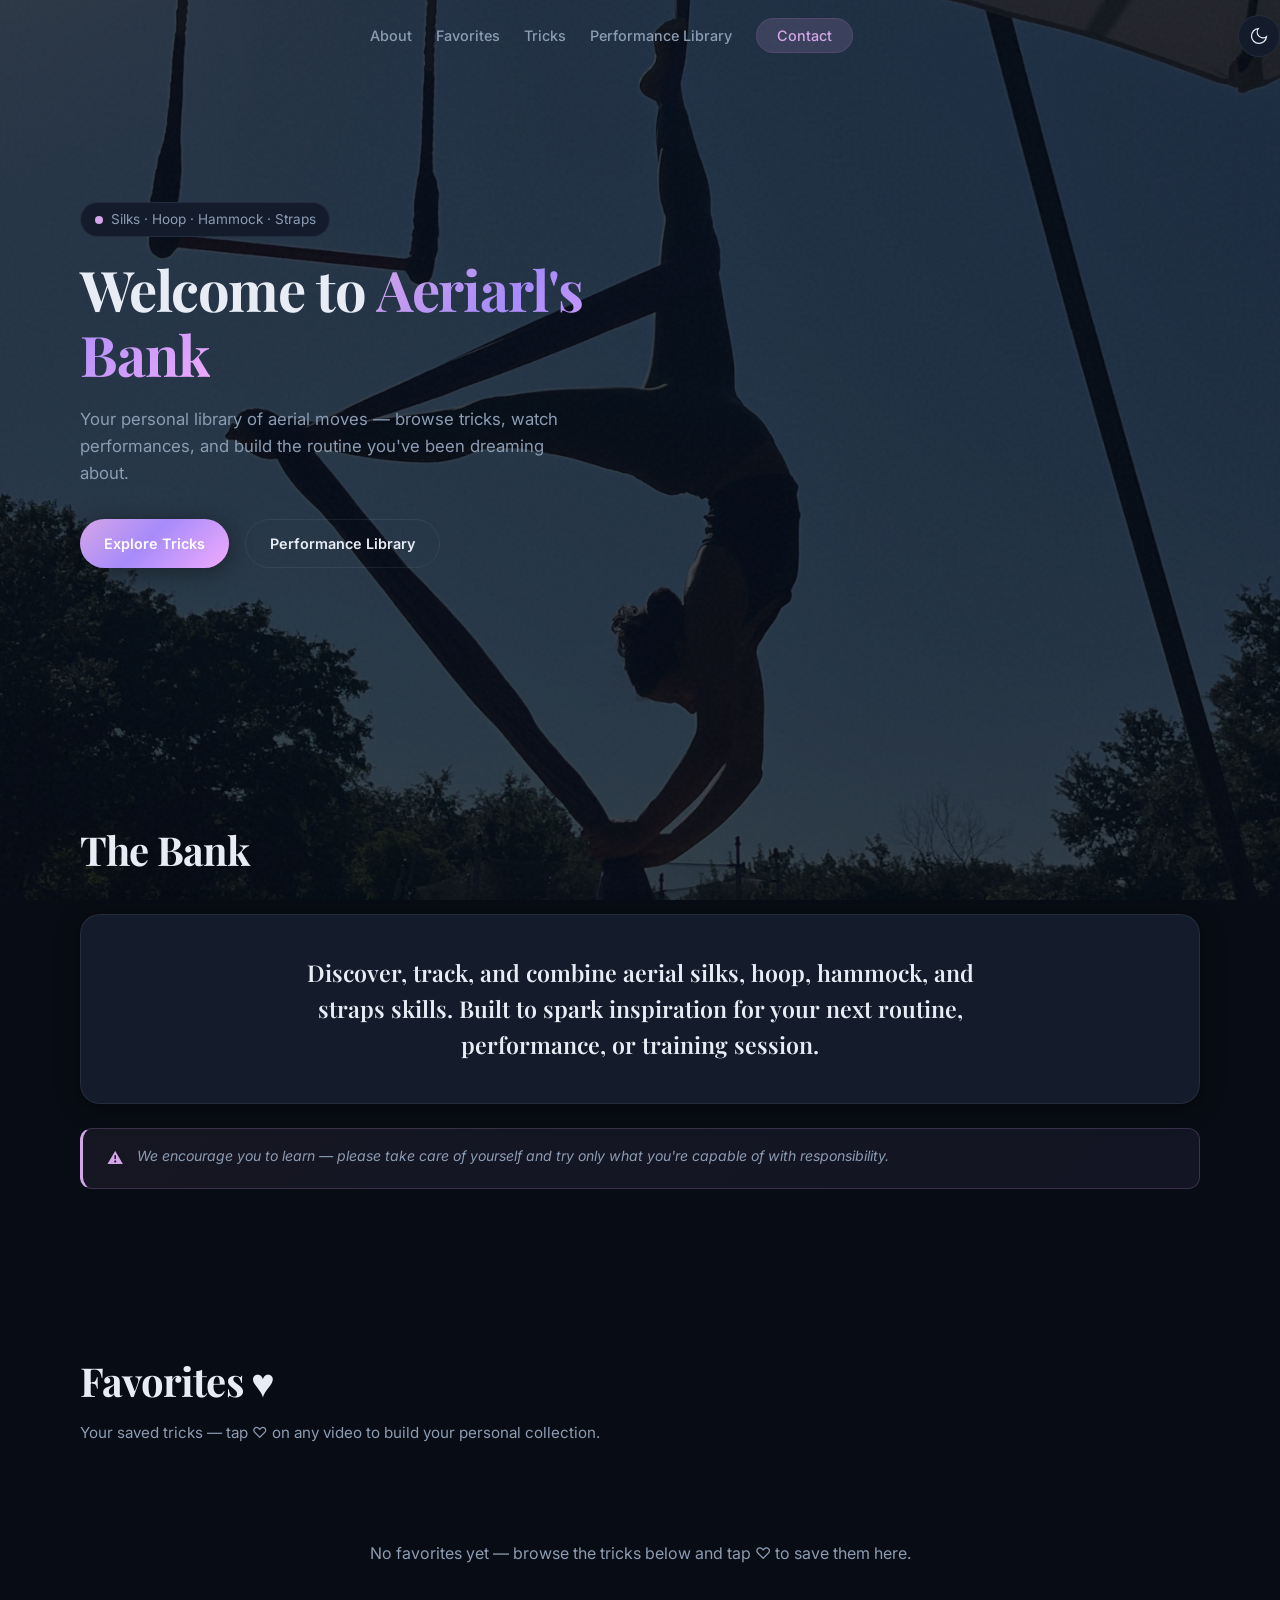
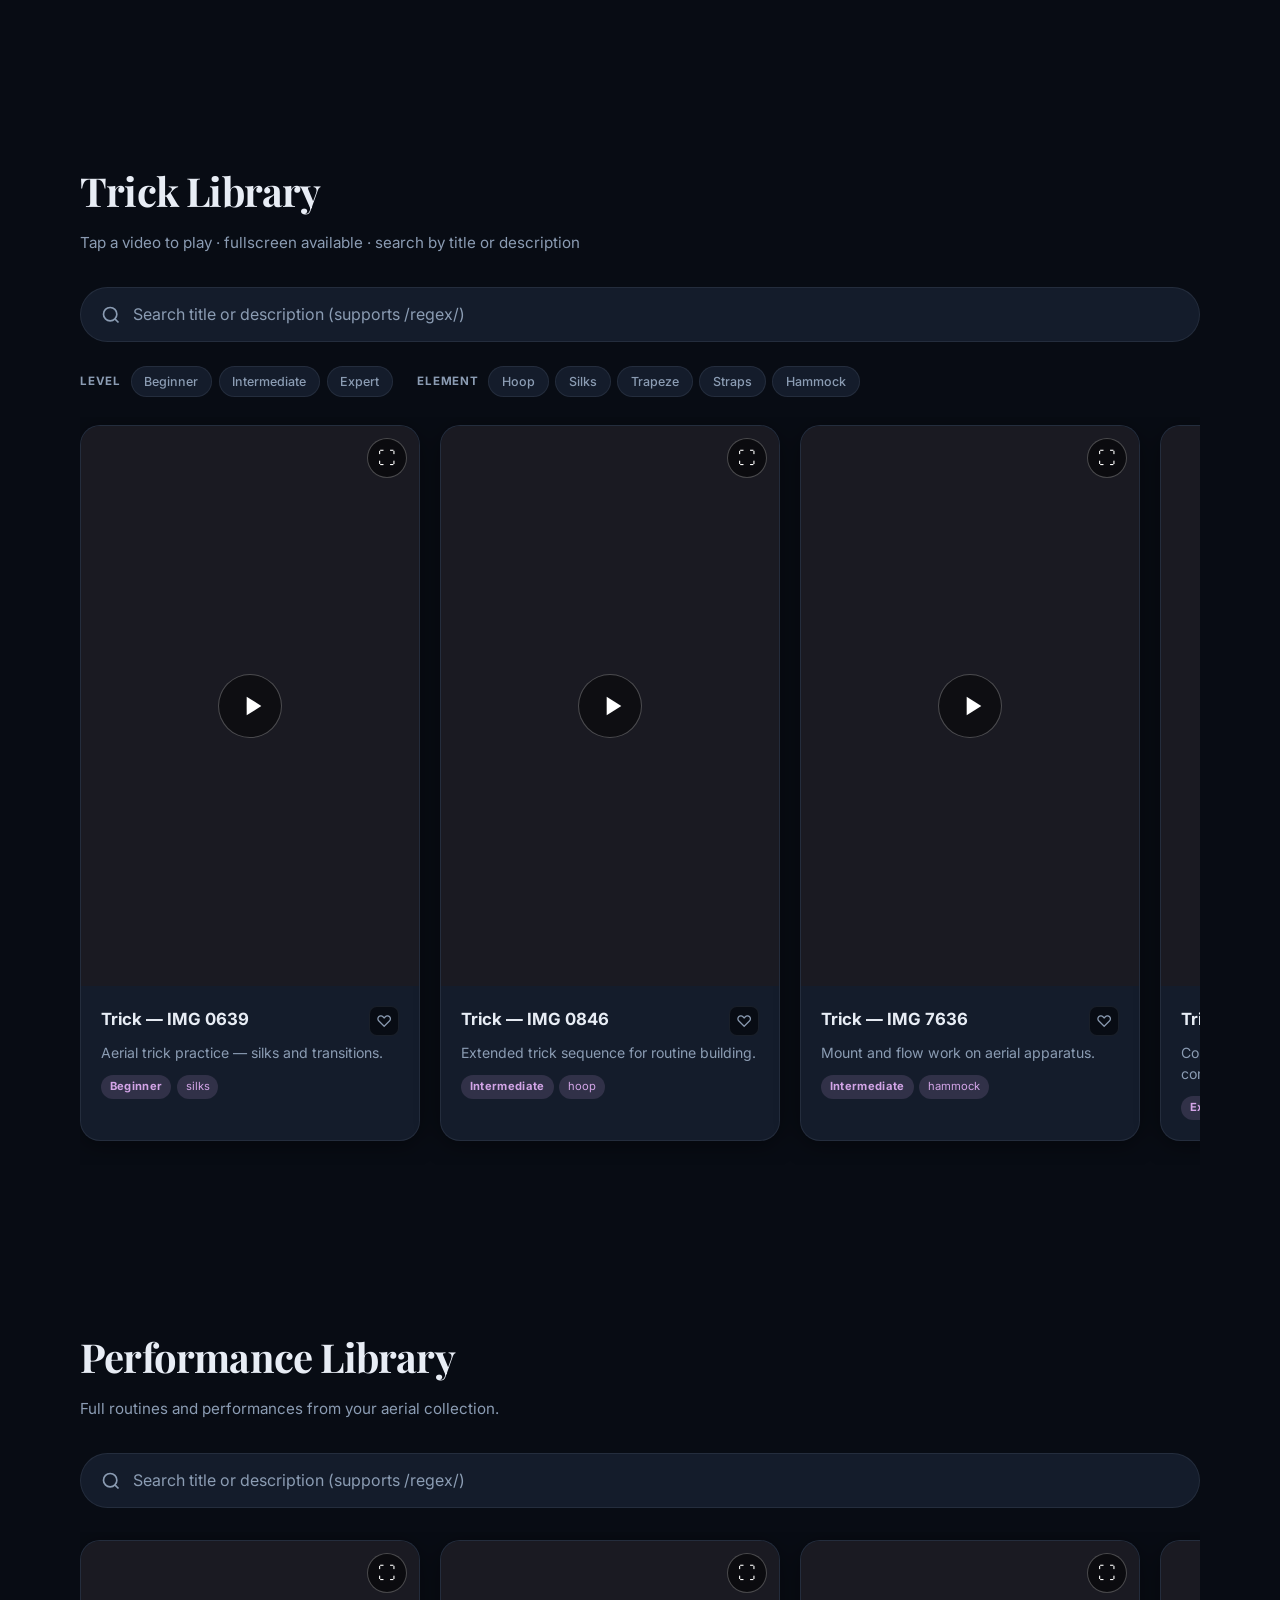
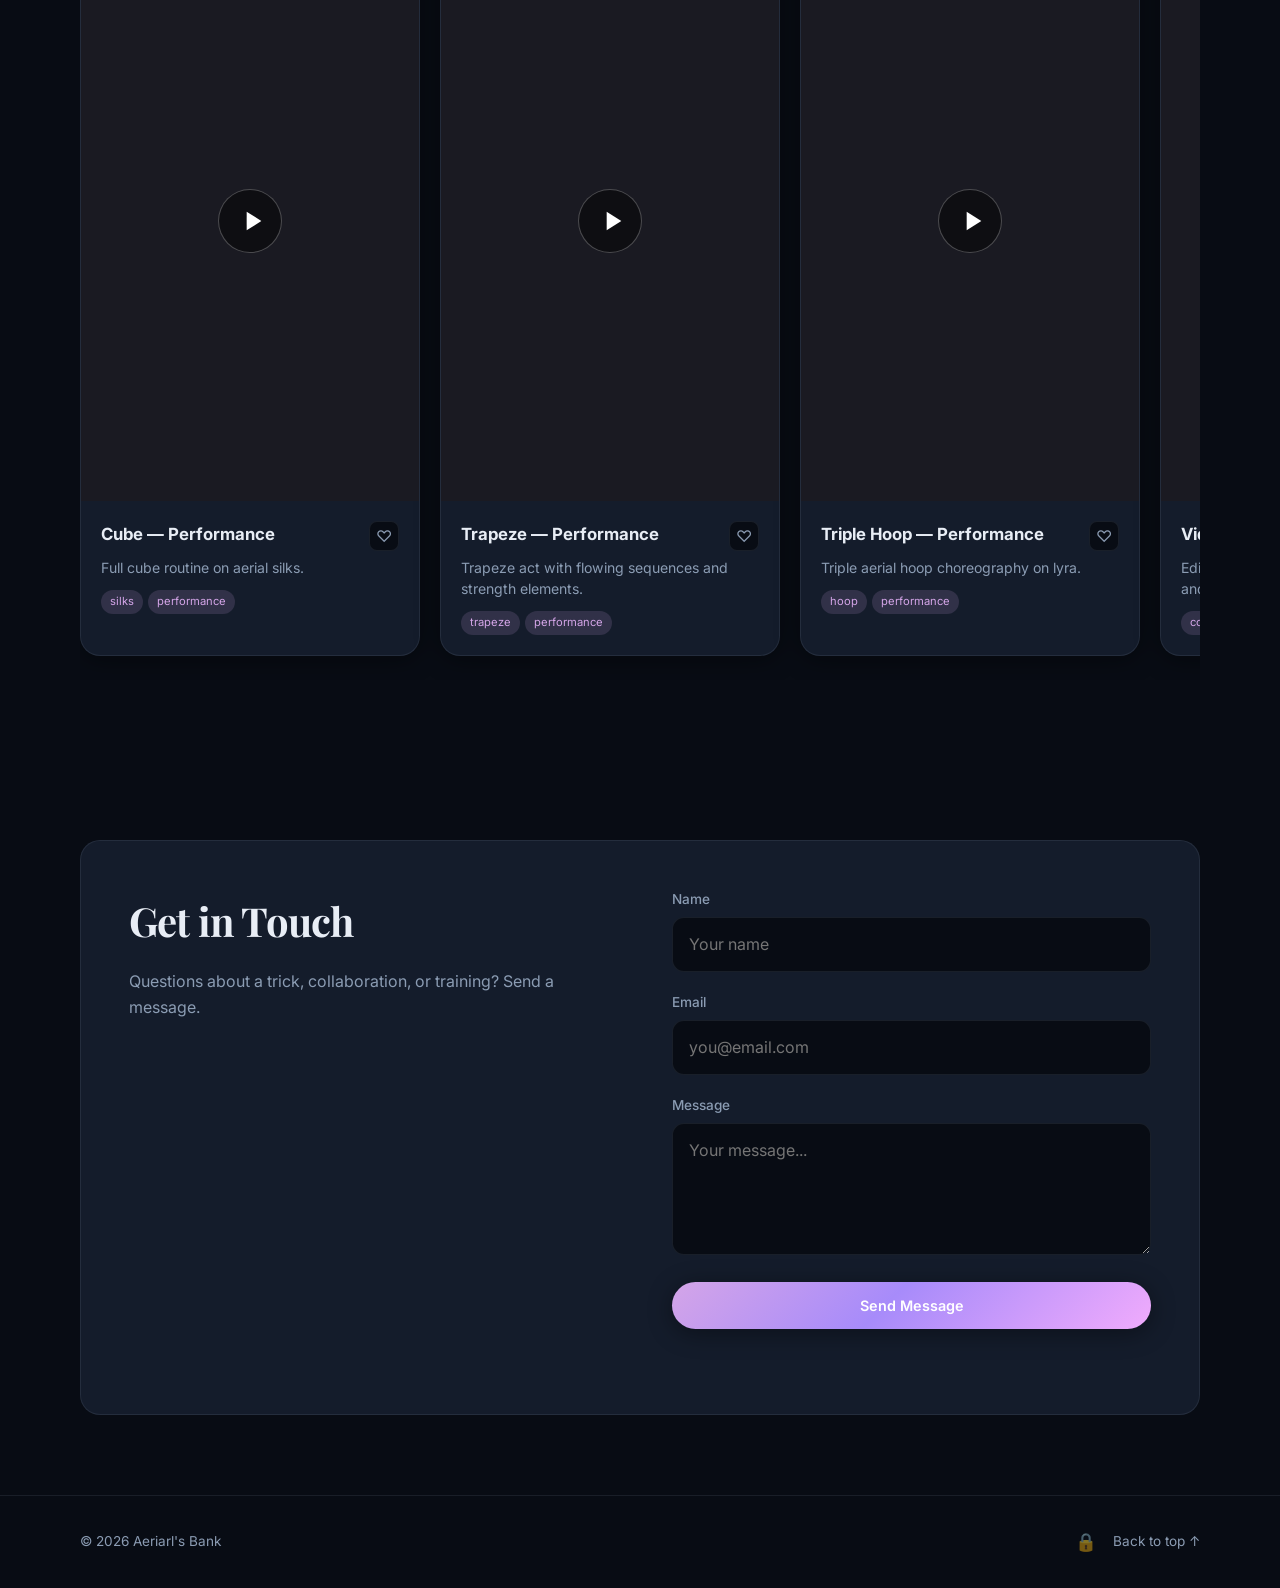
<file: index.html>
<!DOCTYPE html>
<html lang="en" data-theme="dark">
<head>
  <meta charset="UTF-8" />
  <meta name="viewport" content="width=device-width, initial-scale=1.0" />
  <meta name="description" content="Aeriarl's Bank — aerial silks, hoop, hammock, and straps skills library." />
  <meta name="base-path" content="/aerial-web/" />
  <title>Aeriarl's Bank | Aerial Acrobatics</title>
  <link rel="preconnect" href="https://fonts.googleapis.com" />
  <link rel="preconnect" href="https://fonts.gstatic.com" crossorigin />
  <link href="https://fonts.googleapis.com/css2?family=Inter:wght@400;500;600;700&family=Playfair+Display:wght@600;700&display=swap" rel="stylesheet" />
  <link rel="stylesheet" href="styles.css?v=6" />
</head>
<body>
  <div class="site-bg" aria-hidden="true"></div>
  <div class="site-bg-overlay" aria-hidden="true"></div>
  <div class="noise" aria-hidden="true"></div>

  <header class="header" id="header">
    <nav class="nav container">
      <ul class="nav__links" id="navLinks">
        <li><a href="#about" class="nav__link">About</a></li>
        <li><a href="#favorites" class="nav__link">Favorites</a></li>
        <li><a href="#tricks" class="nav__link">Tricks</a></li>
        <li><a href="#performances" class="nav__link">Performance Library</a></li>
        <li><a href="#contact" class="nav__link nav__link--cta">Contact</a></li>
      </ul>
      <div class="nav__actions">
        <span class="admin-badge admin-only" id="adminBadge" hidden>Admin</span>
        <button class="theme-toggle" id="themeToggle" type="button" aria-label="Toggle light mode">
          <svg class="theme-toggle__icon theme-toggle__icon--sun" viewBox="0 0 24 24" fill="none" stroke="currentColor" stroke-width="1.5" aria-hidden="true">
            <circle cx="12" cy="12" r="4"/><path d="M12 2v2M12 20v2M4.93 4.93l1.41 1.41M17.66 17.66l1.41 1.41M2 12h2M20 12h2M4.93 19.07l1.41-1.41M17.66 6.34l1.41-1.41"/>
          </svg>
          <svg class="theme-toggle__icon theme-toggle__icon--moon" viewBox="0 0 24 24" fill="none" stroke="currentColor" stroke-width="1.5" aria-hidden="true">
            <path d="M21 12.79A9 9 0 1111.21 3 7 7 0 0021 12.79z"/>
          </svg>
        </button>
        <button class="nav__toggle" id="navToggle" aria-label="Open menu" aria-expanded="false">
          <span></span><span></span><span></span>
        </button>
      </div>
    </nav>
  </header>

  <main>
    <section class="hero" id="hero">
      <div class="container hero__inner">
        <div class="hero__content">
          <p class="hero__eyebrow">
            <span class="hero__status"></span>
            Silks · Hoop · Hammock · Straps
          </p>
          <h1 class="hero__title">
            Welcome to <span class="text-gradient">Aeriarl's Bank</span>
          </h1>
          <p class="hero__desc">
            Your personal library of aerial moves — browse tricks, watch performances,
            and build the routine you've been dreaming about.
          </p>
          <div class="hero__actions">
            <a href="#tricks" class="btn btn--primary">Explore Tricks</a>
            <a href="#performances" class="btn btn--ghost">Performance Library</a>
          </div>
        </div>
      </div>
    </section>

    <section class="section about" id="about">
      <div class="container">
        <div class="section__header">
          <h2 class="section__title">The Bank</h2>
        </div>
        <div class="about__card">
          <p class="about__text">
            Discover, track, and combine aerial silks, hoop, hammock, and straps skills. Built to spark
            inspiration for your next routine, performance, or training session.
          </p>
        </div>
        <div class="safety-disclaimer">
          <span class="safety-disclaimer__icon" aria-hidden="true">⚠</span>
          <p class="safety-disclaimer__text">We encourage you to learn — please take care of yourself and try only what you're capable of with responsibility.</p>
        </div>
      </div>
    </section>

    <section class="section feed-section" id="favorites">
      <div class="container">
        <div class="section__header">
          <h2 class="section__title">Favorites ♥</h2>
          <p class="section__subtitle">Your saved tricks — tap ♡ on any video to build your personal collection.</p>
        </div>
        <div class="video-feed" id="favoritesFeed" aria-label="Favorites video feed"></div>
        <p class="feed-empty" id="favoritesEmpty">No favorites yet — browse the tricks below and tap ♡ to save them here.</p>
      </div>
    </section>

    <section class="section feed-section" id="tricks">
      <div class="container">
        <div class="section__header">
          <h2 class="section__title">Trick Library</h2>
          <p class="section__subtitle">Tap a video to play · fullscreen available · search by title or description</p>
        </div>
        <div class="feed-toolbar">
          <div class="search-bar">
            <svg viewBox="0 0 24 24" fill="none" stroke="currentColor" stroke-width="2" aria-hidden="true"><circle cx="11" cy="11" r="8"/><path d="M21 21l-4.35-4.35"/></svg>
            <input type="search" id="tricksSearch" placeholder="Search title or description (supports /regex/)" autocomplete="off" />
          </div>
          <button type="button" class="btn-add admin-only" id="addTrickBtn" aria-label="Add trick video">+</button>
        </div>
        <div class="filter-bar" id="tricksFilterBar">
          <div class="filter-group">
            <span class="filter-group__label">Level</span>
            <button type="button" class="filter-chip" data-filter-group="level" data-filter-value="beginner">Beginner</button>
            <button type="button" class="filter-chip" data-filter-group="level" data-filter-value="intermediate">Intermediate</button>
            <button type="button" class="filter-chip" data-filter-group="level" data-filter-value="expert">Expert</button>
          </div>
          <div class="filter-group">
            <span class="filter-group__label">Element</span>
            <button type="button" class="filter-chip" data-filter-group="element" data-filter-value="hoop">Hoop</button>
            <button type="button" class="filter-chip" data-filter-group="element" data-filter-value="silks">Silks</button>
            <button type="button" class="filter-chip" data-filter-group="element" data-filter-value="trapeze">Trapeze</button>
            <button type="button" class="filter-chip" data-filter-group="element" data-filter-value="straps">Straps</button>
            <button type="button" class="filter-chip" data-filter-group="element" data-filter-value="hammock">Hammock</button>
          </div>
        </div>
        <div class="video-feed" id="tricksFeed" aria-label="Tricks video feed"></div>
        <p class="feed-empty" id="tricksEmpty" hidden>No tricks match your search.</p>
      </div>
    </section>

    <section class="section feed-section feed-section--alt" id="performances">
      <div class="container">
        <div class="section__header">
          <h2 class="section__title">Performance Library</h2>
          <p class="section__subtitle">Full routines and performances from your aerial collection.</p>
        </div>
        <div class="feed-toolbar">
          <div class="search-bar">
            <svg viewBox="0 0 24 24" fill="none" stroke="currentColor" stroke-width="2" aria-hidden="true"><circle cx="11" cy="11" r="8"/><path d="M21 21l-4.35-4.35"/></svg>
            <input type="search" id="performancesSearch" placeholder="Search title or description (supports /regex/)" autocomplete="off" />
          </div>
          <button type="button" class="btn-add admin-only" id="addPerformanceBtn" aria-label="Add performance video">+</button>
        </div>
        <div class="video-feed" id="performancesFeed" aria-label="Performance Library video feed"></div>
        <p class="feed-empty" id="performancesEmpty" hidden>No performances match your search.</p>
      </div>
    </section>

    <section class="section contact" id="contact">
      <div class="container">
        <div class="contact__wrapper">
          <div class="contact__info">
            <h2 class="section__title">Get in Touch</h2>
            <p>Questions about a trick, collaboration, or training? Send a message.</p>
          </div>
          <form class="contact__form" id="contactForm" novalidate>
            <div class="form-group">
              <label for="name">Name</label>
              <input type="text" id="name" name="name" placeholder="Your name" required />
            </div>
            <div class="form-group">
              <label for="email">Email</label>
              <input type="email" id="email" name="email" placeholder="you@email.com" required />
            </div>
            <div class="form-group">
              <label for="message">Message</label>
              <textarea id="message" name="message" rows="4" placeholder="Your message..." required></textarea>
            </div>
            <button type="submit" class="btn btn--primary btn--full">Send Message</button>
            <p class="form-status" id="formStatus" role="status" aria-live="polite"></p>
          </form>
        </div>
      </div>
    </section>
  </main>

  <footer class="footer">
    <div class="container footer__inner">
      <p>&copy; <span id="year"></span> Aeriarl's Bank</p>
      <div class="footer__actions">
        <button type="button" class="footer__admin-link" id="adminLoginBtn" title="Admin access">🔒</button>
        <a href="#hero" class="footer__top">Back to top ↑</a>
      </div>
    </div>
  </footer>

  <div class="modal" id="playerModal" hidden>
    <div class="modal__backdrop" data-close-modal></div>
    <div class="modal__panel modal__panel--player">
      <button type="button" class="modal__close" data-close-modal aria-label="Close player">&times;</button>
      <video id="playerVideo" controls playsinline preload="metadata"></video>
      <div class="player__actions">
        <button type="button" class="btn btn--ghost" id="fullscreenBtn">Fullscreen</button>
      </div>
    </div>
  </div>

  <div class="modal" id="editModal" hidden>
    <div class="modal__backdrop" data-close-modal></div>
    <div class="modal__panel">
      <button type="button" class="modal__close" data-close-modal aria-label="Close">&times;</button>
      <h3 class="modal__title" id="editModalTitle">Add video</h3>
      <form id="editForm" novalidate>
        <input type="hidden" id="editId" name="id" />
        <input type="hidden" id="editFeed" name="feed" />
        <div class="form-group">
          <label for="editTitle">Title</label>
          <input type="text" id="editTitle" required placeholder="Video title" />
        </div>
        <div class="form-group">
          <label for="editDesc">Description</label>
          <textarea id="editDesc" rows="3" required placeholder="Short description for search"></textarea>
        </div>
        <div class="form-group">
          <label for="editLevel">Level <span class="label-hint">(optional)</span></label>
          <select id="editLevel">
            <option value="">— Not specified —</option>
            <option value="beginner">Beginner</option>
            <option value="intermediate">Intermediate</option>
            <option value="expert">Expert</option>
          </select>
        </div>
        <div class="form-group form-group--optional" id="editTagsGroup">
          <label for="editTags">Element tags <span class="label-hint">(comma-separated, e.g. silks, hoop)</span></label>
          <input type="text" id="editTags" placeholder="silks, hoop" />
        </div>
        <div class="form-group form-group--optional" id="editMediaGroup">
          <label for="editUrl">Video URL <span class="label-hint">(only when adding a new video)</span></label>
          <input type="text" id="editUrl" placeholder="https://example.com/video.mp4" />
        </div>
        <div class="form-group form-group--optional" id="editFileGroup">
          <label for="editFile">Or upload a file</label>
          <input type="file" id="editFile" accept="video/*" />
        </div>
        <div class="modal__actions">
          <button type="button" class="btn btn--danger admin-only" id="deleteVideoBtn" hidden>Remove video</button>
          <button type="button" class="btn btn--ghost" data-close-modal>Cancel</button>
          <button type="submit" class="btn btn--primary">Save</button>
        </div>
      </form>
    </div>
  </div>

  <script src="videos-data.js?v=6"></script>
  <script src="script.js?v=6"></script>
</body>
</html>
</file>
<file: styles.css>
/* ===== Dark theme (default) ===== */
:root,
[data-theme="dark"] {
  --bg: #080c14;
  --bg-elevated: #0f1520;
  --surface: #141c2b;
  --surface-hover: #1a2438;
  --border: rgba(148, 163, 184, 0.12);
  --text: #e8edf5;
  --text-muted: #8b9cb3;
  --accent: #d4a5e8;
  --accent-secondary: #a78bfa;
  --accent-dim: rgba(212, 165, 232, 0.15);
  --gradient: linear-gradient(135deg, #d4a5e8 0%, #a78bfa 45%, #f0abfc 100%);
  --shadow: 0 4px 24px rgba(0, 0, 0, 0.4);
  --shadow-lg: 0 20px 60px rgba(0, 0, 0, 0.5);
  --orb-1: rgba(212, 165, 232, 0.12);
  --orb-2: rgba(167, 139, 250, 0.1);
  --header-bg: rgba(8, 12, 20, 0.85);
  --overlay: rgba(8, 12, 20, 0.38);
  --feed-bg: rgba(10, 14, 20, 0.72);
  --noise-opacity: 0.03;
  --site-bg-opacity: 0.38;
  --site-wash: rgba(8, 12, 20, 0.42);
}

/* ===== Light theme (soft, not white) ===== */
[data-theme="light"] {
  --bg: #f0ebe8;
  --bg-elevated: #e8e2de;
  --surface: #faf7f5;
  --surface-hover: #f3eeea;
  --border: rgba(120, 90, 110, 0.15);
  --text: #2d2430;
  --text-muted: #6b5d6e;
  --accent: #9b5ca8;
  --accent-secondary: #7c5cbf;
  --accent-dim: rgba(155, 92, 168, 0.12);
  --gradient: linear-gradient(135deg, #9b5ca8 0%, #7c5cbf 50%, #c77dba 100%);
  --shadow: 0 4px 24px rgba(80, 60, 70, 0.1);
  --shadow-lg: 0 20px 50px rgba(80, 60, 70, 0.12);
  --orb-1: rgba(155, 92, 168, 0.08);
  --orb-2: rgba(124, 92, 191, 0.06);
  --header-bg: rgba(240, 235, 232, 0.9);
  --overlay: rgba(250, 247, 245, 0.52);
  --feed-bg: rgba(235, 230, 227, 0.82);
  --noise-opacity: 0.02;
  --site-bg-opacity: 0.48;
  --site-wash: rgba(250, 247, 245, 0.38);
}

/* ===== Shared tokens ===== */
:root {
  --radius: 12px;
  --radius-lg: 20px;
  --font: "Inter", system-ui, sans-serif;
  --font-display: "Playfair Display", Georgia, serif;
  --header-h: 72px;
  --transition: 0.25s cubic-bezier(0.4, 0, 0.2, 1);
  --feed-card-w: min(340px, 85vw);
  --feed-card-h: min(560px, 78vh);
}

*, *::before, *::after { box-sizing: border-box; margin: 0; padding: 0; }

html {
  scroll-behavior: smooth;
  scroll-padding-top: var(--header-h);
}

body {
  font-family: var(--font);
  background: var(--bg);
  color: var(--text);
  line-height: 1.6;
  overflow-x: hidden;
  -webkit-font-smoothing: antialiased;
  transition: background 0.35s ease, color 0.35s ease;
  position: relative;
}

.site-bg {
  position: fixed;
  inset: 0;
  z-index: -2;
  background: url("assets/images/about-bg.jpeg") center / cover no-repeat fixed;
  opacity: var(--site-bg-opacity);
  pointer-events: none;
}

.site-bg-overlay {
  position: fixed;
  inset: 0;
  z-index: -1;
  background: var(--site-wash);
  pointer-events: none;
}

img, svg, video { display: block; max-width: 100%; }

a { color: inherit; text-decoration: none; }
ul { list-style: none; }
button, input, textarea { font: inherit; color: inherit; border: none; background: none; }

.container {
  width: min(1120px, 100% - 2rem);
  margin-inline: auto;
}

.text-gradient {
  background: var(--gradient);
  -webkit-background-clip: text;
  background-clip: text;
  -webkit-text-fill-color: transparent;
}

/* ===== Background ===== */
.noise {
  position: fixed;
  inset: 0;
  pointer-events: none;
  z-index: 0;
  opacity: var(--noise-opacity);
  background-image: url("data:image/svg+xml,%3Csvg viewBox='0 0 256 256' xmlns='http://www.w3.org/2000/svg'%3E%3Cfilter id='n'%3E%3CfeTurbulence type='fractalNoise' baseFrequency='0.9' numOctaves='4' stitchTiles='stitch'/%3E%3C/filter%3E%3Crect width='100%25' height='100%25' filter='url(%23n)'/%3E%3C/svg%3E");
}

/* gradient orbs removed — photo background used instead */

/* ===== Header ===== */
.header {
  position: fixed;
  top: 0;
  left: 0;
  right: 0;
  z-index: 100;
  height: var(--header-h);
  transition: background var(--transition), box-shadow var(--transition);
}

.header--scrolled {
  background: var(--header-bg);
  backdrop-filter: blur(16px);
  -webkit-backdrop-filter: blur(16px);
  border-bottom: 1px solid var(--border);
}

.nav {
  display: flex;
  align-items: center;
  justify-content: space-between;
  height: 100%;
  gap: 1rem;
  width: 100%;
}

.nav__actions {
  display: flex;
  align-items: center;
  gap: 0.75rem;
  flex-shrink: 0;
}

.nav__links {
  display: flex;
  align-items: center;
  gap: 1.5rem;
  flex: 1;
  justify-content: center;
}

.nav__link {
  font-size: 0.9rem;
  font-weight: 500;
  color: var(--text-muted);
  transition: color var(--transition);
  position: relative;
}

.nav__link::after {
  content: "";
  position: absolute;
  bottom: -4px;
  left: 0;
  width: 0;
  height: 2px;
  background: var(--gradient);
  border-radius: 2px;
  transition: width var(--transition);
}

.nav__link:hover,
.nav__link--active { color: var(--text); }

.nav__link:hover::after,
.nav__link--active::after { width: 100%; }

.nav__link--cta {
  padding: 0.5rem 1.25rem;
  background: var(--accent-dim);
  border: 1px solid rgba(155, 92, 168, 0.25);
  border-radius: 999px;
  color: var(--accent);
}

.nav__link--cta::after { display: none; }

.theme-toggle {
  width: 42px;
  height: 42px;
  display: flex;
  align-items: center;
  justify-content: center;
  border-radius: 50%;
  border: 1px solid var(--border);
  background: var(--surface);
  cursor: pointer;
  transition: border-color var(--transition), transform var(--transition);
}

.theme-toggle:hover {
  border-color: var(--accent);
  transform: scale(1.05);
}

.theme-toggle svg { width: 20px; height: 20px; }

.theme-toggle__icon--sun { display: none; }
.theme-toggle__icon--moon { display: block; }

[data-theme="light"] .theme-toggle__icon--sun { display: block; }
[data-theme="light"] .theme-toggle__icon--moon { display: none; }

.nav__toggle {
  display: none;
  flex-direction: column;
  gap: 5px;
  cursor: pointer;
  padding: 4px;
}

.nav__toggle span {
  display: block;
  width: 24px;
  height: 2px;
  background: var(--text);
  border-radius: 2px;
  transition: transform var(--transition), opacity var(--transition);
}

.nav__toggle--open span:nth-child(1) { transform: translateY(7px) rotate(45deg); }
.nav__toggle--open span:nth-child(2) { opacity: 0; }
.nav__toggle--open span:nth-child(3) { transform: translateY(-7px) rotate(-45deg); }

/* ===== Buttons ===== */
.btn {
  display: inline-flex;
  align-items: center;
  justify-content: center;
  padding: 0.75rem 1.5rem;
  font-weight: 600;
  font-size: 0.9rem;
  border-radius: 999px;
  cursor: pointer;
  transition: transform var(--transition), box-shadow var(--transition);
}

.btn:active { transform: scale(0.98); }

.btn--primary {
  background: var(--gradient);
  color: #fff;
  box-shadow: var(--shadow);
}

[data-theme="light"] .btn--primary { color: #fff; }

.btn--ghost {
  border: 1px solid var(--border);
  color: var(--text);
}

.btn--ghost:hover {
  border-color: var(--accent);
  color: var(--accent);
}

.btn--full { width: 100%; }

/* ===== Hero ===== */
.hero {
  position: relative;
  min-height: 82vh;
  display: flex;
  align-items: center;
  padding-top: var(--header-h);
  z-index: 1;
}

.hero__inner {
  display: grid;
  grid-template-columns: 1fr 1fr;
  gap: 4rem;
  align-items: center;
  padding-block: 2.5rem;
}

.hero__eyebrow {
  display: inline-flex;
  align-items: center;
  gap: 0.5rem;
  font-size: 0.85rem;
  color: var(--text-muted);
  margin-bottom: 1.25rem;
  padding: 0.35rem 0.85rem;
  background: var(--surface);
  border: 1px solid var(--border);
  border-radius: 999px;
}

.hero__status {
  width: 8px;
  height: 8px;
  background: var(--accent);
  border-radius: 50%;
  animation: pulse 2s ease-in-out infinite;
}

@keyframes pulse {
  0%, 100% { opacity: 1; }
  50% { opacity: 0.4; }
}

.hero__title {
  font-family: var(--font-display);
  font-size: clamp(2.25rem, 5vw, 3.5rem);
  font-weight: 700;
  line-height: 1.15;
  letter-spacing: -0.02em;
  margin-bottom: 1.25rem;
}

.hero__desc {
  font-size: 1.05rem;
  color: var(--text-muted);
  max-width: 32rem;
  margin-bottom: 2rem;
}

.hero__actions {
  display: flex;
  flex-wrap: wrap;
  gap: 1rem;
  margin-bottom: 2.5rem;
}

.hero__stats { display: flex; gap: 2.5rem; }

.hero__stat-num {
  display: block;
  font-size: 1.75rem;
  font-weight: 700;
  color: var(--accent);
}

.hero__stat-label {
  font-size: 0.8rem;
  color: var(--text-muted);
}

.hero__card {
  padding: 2.5rem;
  background: var(--surface);
  border: 1px solid var(--border);
  border-radius: var(--radius-lg);
  box-shadow: var(--shadow-lg);
  text-align: center;
}

.hero__card-icon {
  font-size: 2.5rem;
  color: var(--accent);
  margin-bottom: 1rem;
}

.hero__card h3 {
  font-family: var(--font-display);
  font-size: 1.35rem;
  margin-bottom: 0.75rem;
}

.hero__card p { color: var(--text-muted); font-size: 0.95rem; }

.hero__scroll {
  position: absolute;
  bottom: 2rem;
  left: 50%;
  transform: translateX(-50%);
  display: flex;
  flex-direction: column;
  align-items: center;
  gap: 0.25rem;
  font-size: 0.75rem;
  color: var(--text-muted);
  animation: bounce 2s ease-in-out infinite;
}

@keyframes bounce {
  0%, 100% { transform: translateX(-50%) translateY(0); }
  50% { transform: translateX(-50%) translateY(6px); }
}

/* ===== Sections ===== */
.section {
  position: relative;
  padding: 5rem 0;
  z-index: 1;
}

.section__tag {
  display: inline-block;
  font-size: 0.8rem;
  font-weight: 600;
  letter-spacing: 0.06em;
  text-transform: uppercase;
  color: var(--accent);
  margin-bottom: 0.5rem;
}

.section__title {
  font-family: var(--font-display);
  font-size: clamp(1.75rem, 4vw, 2.5rem);
  font-weight: 700;
  letter-spacing: -0.02em;
}

.section__subtitle {
  margin-top: 0.5rem;
  color: var(--text-muted);
  font-size: 0.95rem;
  max-width: 36rem;
}

.section__header { margin-bottom: 2rem; }

/* Content is visible by default — no hidden-until-scroll */

/* ===== About ===== */
.about__card {
  padding: 2.5rem;
  background: var(--surface);
  border: 1px solid var(--border);
  border-radius: var(--radius-lg);
  box-shadow: var(--shadow);
  backdrop-filter: blur(8px);
}

.about__text {
  font-family: var(--font-display);
  font-size: clamp(1.15rem, 2.5vw, 1.45rem);
  font-weight: 600;
  line-height: 1.55;
  text-align: center;
  max-width: 42rem;
  margin-inline: auto;
}

/* ===== Search bar & add button ===== */
.feed-toolbar {
  display: flex;
  align-items: center;
  gap: 1rem;
  margin-bottom: 1.5rem;
}

.feed-toolbar .search-bar {
  flex: 1;
  max-width: none;
}

.btn-add {
  flex-shrink: 0;
  width: 48px;
  height: 48px;
  border-radius: 50%;
  background: var(--gradient);
  color: #fff;
  font-size: 1.75rem;
  font-weight: 300;
  line-height: 1;
  cursor: pointer;
  box-shadow: var(--shadow);
  transition: transform var(--transition), box-shadow var(--transition);
}

.btn-add:hover {
  transform: scale(1.08);
  box-shadow: var(--shadow-lg);
}

.search-bar {
  display: flex;
  align-items: center;
  gap: 0.75rem;
  padding: 0.85rem 1.25rem;
  background: var(--surface);
  border: 1px solid var(--border);
  border-radius: 999px;
  max-width: 480px;
  transition: border-color var(--transition), box-shadow var(--transition);
}

.search-bar:focus-within {
  border-color: var(--accent);
  box-shadow: 0 0 0 3px var(--accent-dim);
}

.search-bar svg {
  width: 20px;
  height: 20px;
  color: var(--text-muted);
  flex-shrink: 0;
}

.search-bar input {
  flex: 1;
  min-width: 0;
  background: transparent;
}

.search-bar input::placeholder { color: var(--text-muted); }
.search-bar input:focus { outline: none; }

.feed-section--alt { background: transparent; }

.feed-empty {
  text-align: center;
  color: var(--text-muted);
  padding: 2rem;
}

/* ===== TikTok-style video feed ===== */
.video-feed {
  display: flex;
  gap: 1.25rem;
  overflow-x: auto;
  overflow-y: hidden;
  scroll-snap-type: x mandatory;
  scroll-padding: 1rem;
  padding: 0.5rem 0 1.5rem;
  -webkit-overflow-scrolling: touch;
  scrollbar-width: thin;
  scrollbar-color: var(--accent) transparent;
}

.video-feed::-webkit-scrollbar { height: 6px; }
.video-feed::-webkit-scrollbar-thumb {
  background: var(--accent);
  border-radius: 999px;
}

.video-card {
  flex: 0 0 var(--feed-card-w);
  scroll-snap-align: center;
  scroll-snap-stop: always;
  display: flex;
  flex-direction: column;
  background: var(--surface);
  border: 1px solid var(--border);
  border-radius: var(--radius-lg);
  overflow: hidden;
  box-shadow: var(--shadow);
  transition: transform var(--transition), box-shadow var(--transition);
}

.video-card:hover {
  transform: translateY(-4px);
  box-shadow: var(--shadow-lg);
}

.video-card.is-hidden { display: none; }

.video-card__media {
  position: relative;
  width: 100%;
  height: var(--feed-card-h);
  background: #000;
  cursor: pointer;
}

.video-card__media video {
  width: 100%;
  height: 100%;
  object-fit: cover;
  pointer-events: none;
  background: #1a1a22;
}

.video-card__play-btn,
.video-card__fs-btn {
  position: absolute;
  z-index: 2;
  display: flex;
  align-items: center;
  justify-content: center;
  border-radius: 50%;
  background: rgba(0, 0, 0, 0.55);
  color: #fff;
  cursor: pointer;
  border: 1px solid rgba(255, 255, 255, 0.25);
  transition: background var(--transition), transform var(--transition);
}

.video-card__play-btn {
  inset: 0;
  margin: auto;
  width: 64px;
  height: 64px;
  background: rgba(0, 0, 0, 0.45);
}

.video-card__play-btn svg {
  width: 32px;
  height: 32px;
  margin-left: 4px;
}

.video-card__play-btn:hover,
.video-card__fs-btn:hover {
  background: rgba(155, 92, 168, 0.85);
  transform: scale(1.05);
}

.video-card__fs-btn {
  top: 12px;
  right: 12px;
  width: 40px;
  height: 40px;
  font-size: 1.1rem;
}

.video-card__body {
  padding: 1.25rem;
  flex: 1;
}

.video-card__head {
  display: flex;
  align-items: flex-start;
  justify-content: space-between;
  gap: 0.5rem;
  margin-bottom: 0.35rem;
}

.video-card__title {
  font-weight: 700;
  font-size: 1.05rem;
  flex: 1;
  min-width: 0;
  overflow-wrap: break-word;
}

.video-card__edit {
  flex-shrink: 0;
  width: 32px;
  height: 32px;
  border-radius: 8px;
  border: 1px solid var(--border);
  background: var(--bg);
  color: var(--accent);
  cursor: pointer;
  font-size: 0.95rem;
  transition: background var(--transition), border-color var(--transition);
}

.video-card__edit:hover {
  border-color: var(--accent);
  background: var(--accent-dim);
}

.label-hint {
  font-weight: 400;
  color: var(--text-muted);
  font-size: 0.8rem;
}

.video-card__desc {
  font-size: 0.88rem;
  color: var(--text-muted);
  line-height: 1.5;
  display: -webkit-box;
  -webkit-line-clamp: 3;
  line-clamp: 3;
  -webkit-box-orient: vertical;
  overflow: hidden;
}

.video-card__tags {
  display: flex;
  flex-wrap: wrap;
  gap: 0.35rem;
  margin-top: 0.75rem;
}

.video-card__tags span {
  font-size: 0.7rem;
  padding: 0.2rem 0.55rem;
  background: var(--accent-dim);
  color: var(--accent);
  border-radius: 999px;
}

/* ===== Level badges ===== */
.tag-level {
  font-size: 0.68rem;
  font-weight: 700;
  padding: 0.2rem 0.6rem;
  border-radius: 999px;
  letter-spacing: 0.03em;
}

.tag-level--beginner {
  background: rgba(52, 211, 153, 0.13);
  color: #2dba86;
}

.tag-level--intermediate {
  background: rgba(251, 191, 36, 0.13);
  color: #d4920f;
}

.tag-level--expert {
  background: rgba(248, 113, 113, 0.13);
  color: #e05555;
}

[data-theme="light"] .tag-level--beginner { color: #1a9068; }
[data-theme="light"] .tag-level--intermediate { color: #b47a0a; }
[data-theme="light"] .tag-level--expert { color: #c03333; }

/* ===== Filter bar ===== */
.filter-bar {
  display: flex;
  flex-wrap: wrap;
  gap: 0.6rem 1.5rem;
  margin-bottom: 1.25rem;
  align-items: center;
}

.filter-group {
  display: flex;
  align-items: center;
  flex-wrap: wrap;
  gap: 0.4rem;
}

.filter-group__label {
  font-size: 0.72rem;
  font-weight: 700;
  text-transform: uppercase;
  letter-spacing: 0.07em;
  color: var(--text-muted);
  margin-right: 0.2rem;
  white-space: nowrap;
}

.filter-chip {
  padding: 0.28rem 0.8rem;
  font-size: 0.78rem;
  font-weight: 500;
  border-radius: 999px;
  border: 1px solid var(--border);
  background: var(--surface);
  color: var(--text-muted);
  cursor: pointer;
  transition: border-color var(--transition), color var(--transition), background var(--transition);
}

.filter-chip:hover {
  border-color: var(--accent);
  color: var(--accent);
}

.filter-chip--active {
  background: var(--accent-dim);
  border-color: var(--accent);
  color: var(--accent);
  font-weight: 600;
}

/* ===== Safety disclaimer ===== */
.safety-disclaimer {
  margin-top: 1.5rem;
  padding: 1rem 1.5rem;
  background: linear-gradient(135deg, rgba(212, 165, 232, 0.07), rgba(167, 139, 250, 0.07));
  border: 1px solid rgba(212, 165, 232, 0.2);
  border-left: 3px solid var(--accent);
  border-radius: var(--radius);
  display: flex;
  align-items: flex-start;
  gap: 0.85rem;
}

.safety-disclaimer__icon {
  font-size: 1rem;
  flex-shrink: 0;
  color: var(--accent);
  margin-top: 0.1rem;
}

.safety-disclaimer__text {
  font-size: 0.88rem;
  color: var(--text-muted);
  font-style: italic;
  line-height: 1.55;
}

/* ===== Favorites heart button ===== */
.video-card__fav {
  flex-shrink: 0;
  width: 30px;
  height: 30px;
  border-radius: 8px;
  border: 1px solid var(--border);
  background: var(--bg);
  color: var(--text-muted);
  cursor: pointer;
  font-size: 1rem;
  line-height: 1;
  transition: transform var(--transition), background var(--transition), border-color var(--transition), color var(--transition);
  display: flex;
  align-items: center;
  justify-content: center;
}

.video-card__fav:hover {
  transform: scale(1.18);
  border-color: #e05555;
  color: #e05555;
}

.video-card__fav--active {
  background: rgba(224, 85, 85, 0.12);
  border-color: rgba(224, 85, 85, 0.4);
  color: #e05555;
}

/* ===== Edit modal select ===== */
.form-group select {
  width: 100%;
  padding: 0.85rem 1rem;
  background: var(--bg);
  color: var(--text);
  border: 1px solid var(--border);
  border-radius: var(--radius);
  cursor: pointer;
  transition: border-color var(--transition), box-shadow var(--transition);
}

.form-group select:focus {
  outline: none;
  border-color: var(--accent);
  box-shadow: 0 0 0 3px var(--accent-dim);
}

/* ===== Contact ===== */
.contact__wrapper {
  display: grid;
  grid-template-columns: 1fr 1fr;
  gap: 4rem;
  padding: 3rem;
  background: var(--surface);
  border: 1px solid var(--border);
  border-radius: var(--radius-lg);
}

.contact__info .section__title { margin-bottom: 1rem; }
.contact__info > p { color: var(--text-muted); margin-bottom: 2rem; }

.contact__links { display: flex; flex-direction: column; gap: 1rem; }

.contact__link {
  display: inline-flex;
  align-items: center;
  gap: 0.75rem;
  font-size: 0.95rem;
  color: var(--text-muted);
  transition: color var(--transition);
}

.contact__link:hover { color: var(--accent); }
.contact__link svg { width: 20px; height: 20px; }

.form-group { margin-bottom: 1.25rem; }

.form-group label {
  display: block;
  font-size: 0.85rem;
  font-weight: 500;
  margin-bottom: 0.4rem;
  color: var(--text-muted);
}

.form-group input,
.form-group textarea {
  width: 100%;
  padding: 0.85rem 1rem;
  background: var(--bg);
  border: 1px solid var(--border);
  border-radius: var(--radius);
  transition: border-color var(--transition), box-shadow var(--transition);
}

.form-group input:focus,
.form-group textarea:focus {
  outline: none;
  border-color: var(--accent);
  box-shadow: 0 0 0 3px var(--accent-dim);
}

.form-group textarea {
  resize: vertical;
  min-height: 120px;
}

.form-status {
  margin-top: 1rem;
  font-size: 0.9rem;
  text-align: center;
  min-height: 1.4em;
}

.form-status--success { color: #34d399; }
.form-status--error { color: #f87171; }

/* ===== Footer ===== */
.footer {
  position: relative;
  z-index: 1;
  padding: 2rem 0;
  border-top: 1px solid var(--border);
}

.footer__inner {
  display: flex;
  justify-content: space-between;
  align-items: center;
  font-size: 0.85rem;
  color: var(--text-muted);
}

.footer__actions {
  display: flex;
  align-items: center;
  gap: 1rem;
}

.footer__admin-link {
  background: none;
  border: none;
  font-size: 1.1rem;
  cursor: pointer;
  opacity: 0.5;
  transition: opacity var(--transition);
}

.footer__admin-link:hover { opacity: 1; }

body.is-admin .footer__admin-link { opacity: 1; }

.footer__top:hover { color: var(--accent); }

/* Admin-only controls hidden for visitors */
body:not(.is-admin) .admin-only {
  display: none !important;
}

.admin-badge {
  font-size: 0.7rem;
  font-weight: 600;
  text-transform: uppercase;
  letter-spacing: 0.05em;
  padding: 0.25rem 0.6rem;
  background: var(--accent-dim);
  color: var(--accent);
  border-radius: 999px;
}

.btn--danger {
  background: rgba(248, 113, 113, 0.15);
  color: #f87171;
  border: 1px solid rgba(248, 113, 113, 0.35);
  padding: 0.75rem 1.25rem;
  border-radius: 999px;
  font-weight: 600;
  cursor: pointer;
  margin-right: auto;
}

.btn--danger:hover {
  background: rgba(248, 113, 113, 0.25);
}

.form-group--optional[hidden] {
  display: none;
}

.modal__actions {
  display: flex;
  flex-wrap: wrap;
  gap: 0.75rem;
  align-items: center;
  margin-top: 1rem;
}

/* ===== Modals ===== */
.modal[hidden] { display: none; }

.modal {
  position: fixed;
  inset: 0;
  z-index: 200;
  display: flex;
  align-items: center;
  justify-content: center;
  padding: 1rem;
}

.modal__backdrop {
  position: absolute;
  inset: 0;
  background: rgba(0, 0, 0, 0.75);
  backdrop-filter: blur(4px);
}

.modal__panel {
  position: relative;
  z-index: 1;
  width: min(480px, 100%);
  max-height: 90vh;
  overflow-y: auto;
  padding: 2rem;
  background: var(--surface);
  border: 1px solid var(--border);
  border-radius: var(--radius-lg);
  box-shadow: var(--shadow-lg);
}

.modal__panel--player {
  width: min(900px, 100%);
  padding: 1rem;
}

.modal__panel--player video {
  width: 100%;
  max-height: 75vh;
  background: #000;
  border-radius: var(--radius);
}

.player__actions {
  display: flex;
  justify-content: center;
  margin-top: 1rem;
}

.modal__close {
  position: absolute;
  top: 0.75rem;
  right: 0.75rem;
  width: 36px;
  height: 36px;
  border-radius: 50%;
  background: var(--bg);
  border: 1px solid var(--border);
  font-size: 1.5rem;
  line-height: 1;
  cursor: pointer;
  color: var(--text);
  z-index: 2;
}

.modal__title {
  font-family: var(--font-display);
  font-size: 1.35rem;
  margin-bottom: 1.25rem;
  padding-right: 2rem;
}

.modal__actions {
  display: flex;
  gap: 0.75rem;
  justify-content: flex-end;
  margin-top: 1rem;
}

/* ===== Responsive ===== */
@media (max-width: 1024px) {
  .hero__inner {
    grid-template-columns: 1fr;
    text-align: center;
  }

  .hero__desc { margin-inline: auto; }
  .hero__actions, .hero__stats { justify-content: center; }
  .hero__visual { max-width: 400px; margin-inline: auto; }
  .contact__wrapper { grid-template-columns: 1fr; }
}

@media (max-width: 768px) {
  .nav__toggle { display: flex; }

  .nav__links {
    position: fixed;
    top: var(--header-h);
    left: 0;
    right: 0;
    flex-direction: column;
    gap: 0;
    padding: 1.5rem;
    background: var(--header-bg);
    backdrop-filter: blur(16px);
    border-bottom: 1px solid var(--border);
    transform: translateY(-100%);
    opacity: 0;
    visibility: hidden;
    transition: transform var(--transition), opacity var(--transition), visibility var(--transition);
    justify-content: flex-start;
  }

  .nav__links--open {
    transform: translateY(0);
    opacity: 1;
    visibility: visible;
  }

  .nav__link {
    display: block;
    padding: 1rem 0;
    font-size: 1rem;
    border-bottom: 1px solid var(--border);
  }

  .nav__link--cta { text-align: center; margin-top: 0.5rem; }

  .hero__scroll { display: none; }

  .contact__wrapper { padding: 1.5rem; gap: 2rem; }

  .footer__inner {
    flex-direction: column;
    gap: 0.75rem;
    text-align: center;
  }

  :root {
    --feed-card-h: min(480px, 65vh);
  }
}

@media (max-width: 480px) {
  .hero__actions { flex-direction: column; }
  .hero__actions .btn { width: 100%; }
  .section { padding: 3.5rem 0; }
  .hero__stats { gap: 1.5rem; }
}
</file>
